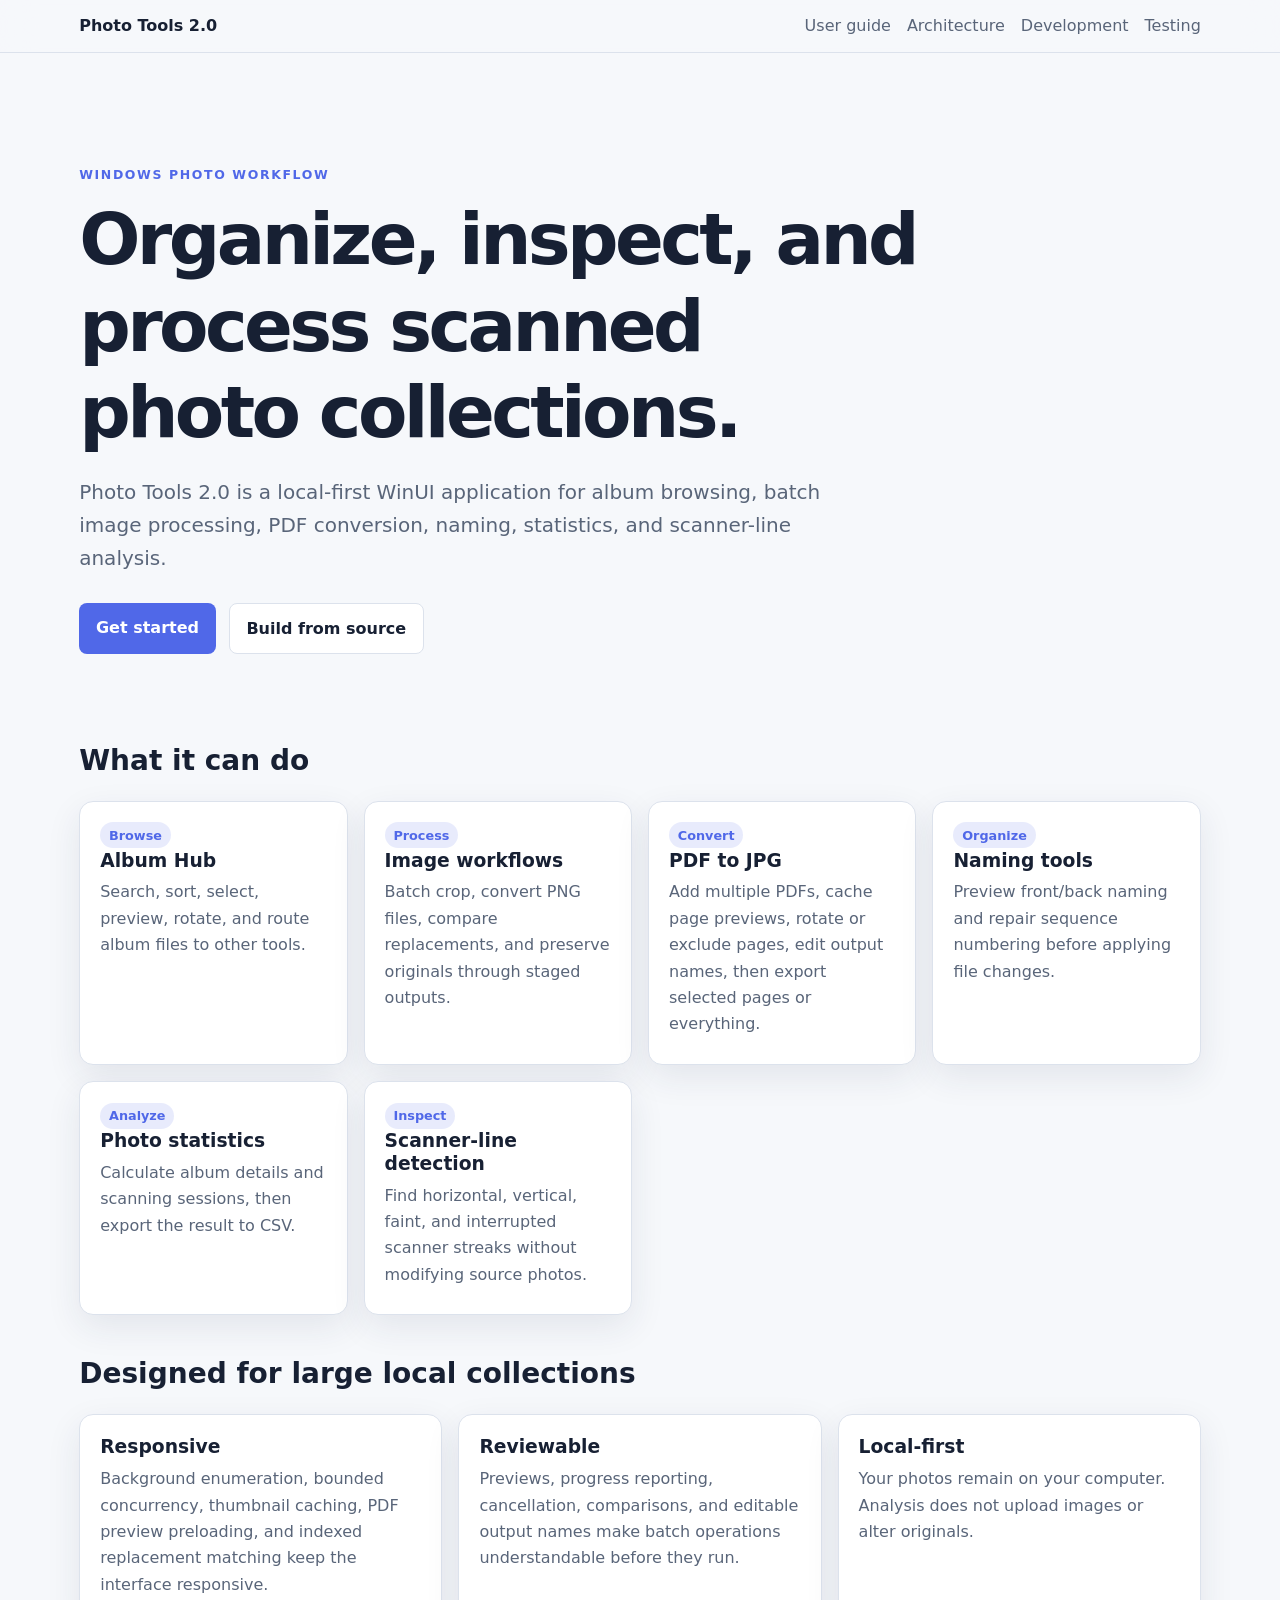
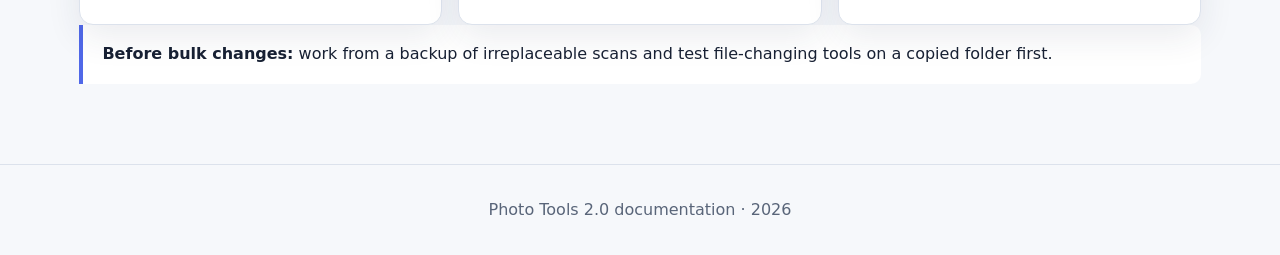
<file: docs/index.html>
<!doctype html><html lang="en"><head><meta charset="utf-8"><meta name="viewport" content="width=device-width,initial-scale=1"><meta name="description" content="Documentation for Photo Tools 2.0, a local Windows workflow for scanned photo collections."><title>Photo Tools 2.0 Documentation</title><link rel="stylesheet" href="assets/site.css"></head><body>
<header class="topbar"><nav class="nav"><a class="brand" href="index.html">Photo Tools 2.0</a><div class="navlinks"><a href="guide.html">User guide</a><a href="architecture.html">Architecture</a><a href="development.html">Development</a><a href="testing.html">Testing</a></div></nav></header>
<main class="container"><section class="hero"><div class="eyebrow">Windows photo workflow</div><h1>Organize, inspect, and process scanned photo collections.</h1><p class="lead">Photo Tools 2.0 is a local-first WinUI application for album browsing, batch image processing, PDF conversion, naming, statistics, and scanner-line analysis.</p><div class="buttons"><a class="button" href="guide.html#getting-started">Get started</a><a class="button secondary" href="development.html">Build from source</a></div></section>
<section><h2>What it can do</h2><div class="grid"><article class="card"><span class="pill">Browse</span><h3>Album Hub</h3><p>Search, sort, select, preview, rotate, and route album files to other tools.</p></article><article class="card"><span class="pill">Process</span><h3>Image workflows</h3><p>Batch crop, convert PNG files, compare replacements, and preserve originals through staged outputs.</p></article><article class="card"><span class="pill">Convert</span><h3>PDF to JPG</h3><p>Add multiple PDFs, cache page previews, rotate or exclude pages, edit output names, then export selected pages or everything.</p></article><article class="card"><span class="pill">Organize</span><h3>Naming tools</h3><p>Preview front/back naming and repair sequence numbering before applying file changes.</p></article><article class="card"><span class="pill">Analyze</span><h3>Photo statistics</h3><p>Calculate album details and scanning sessions, then export the result to CSV.</p></article><article class="card"><span class="pill">Inspect</span><h3>Scanner-line detection</h3><p>Find horizontal, vertical, faint, and interrupted scanner streaks without modifying source photos.</p></article></div></section>
<section><h2>Designed for large local collections</h2><div class="grid"><article class="card"><h3>Responsive</h3><p>Background enumeration, bounded concurrency, thumbnail caching, PDF preview preloading, and indexed replacement matching keep the interface responsive.</p></article><article class="card"><h3>Reviewable</h3><p>Previews, progress reporting, cancellation, comparisons, and editable output names make batch operations understandable before they run.</p></article><article class="card"><h3>Local-first</h3><p>Your photos remain on your computer. Analysis does not upload images or alter originals.</p></article></div></section>
<section class="callout"><strong>Before bulk changes:</strong> work from a backup of irreplaceable scans and test file-changing tools on a copied folder first.</section></main><footer class="footer">Photo Tools 2.0 documentation · <span data-year></span></footer><script src="assets/site.js"></script></body></html>
</file>
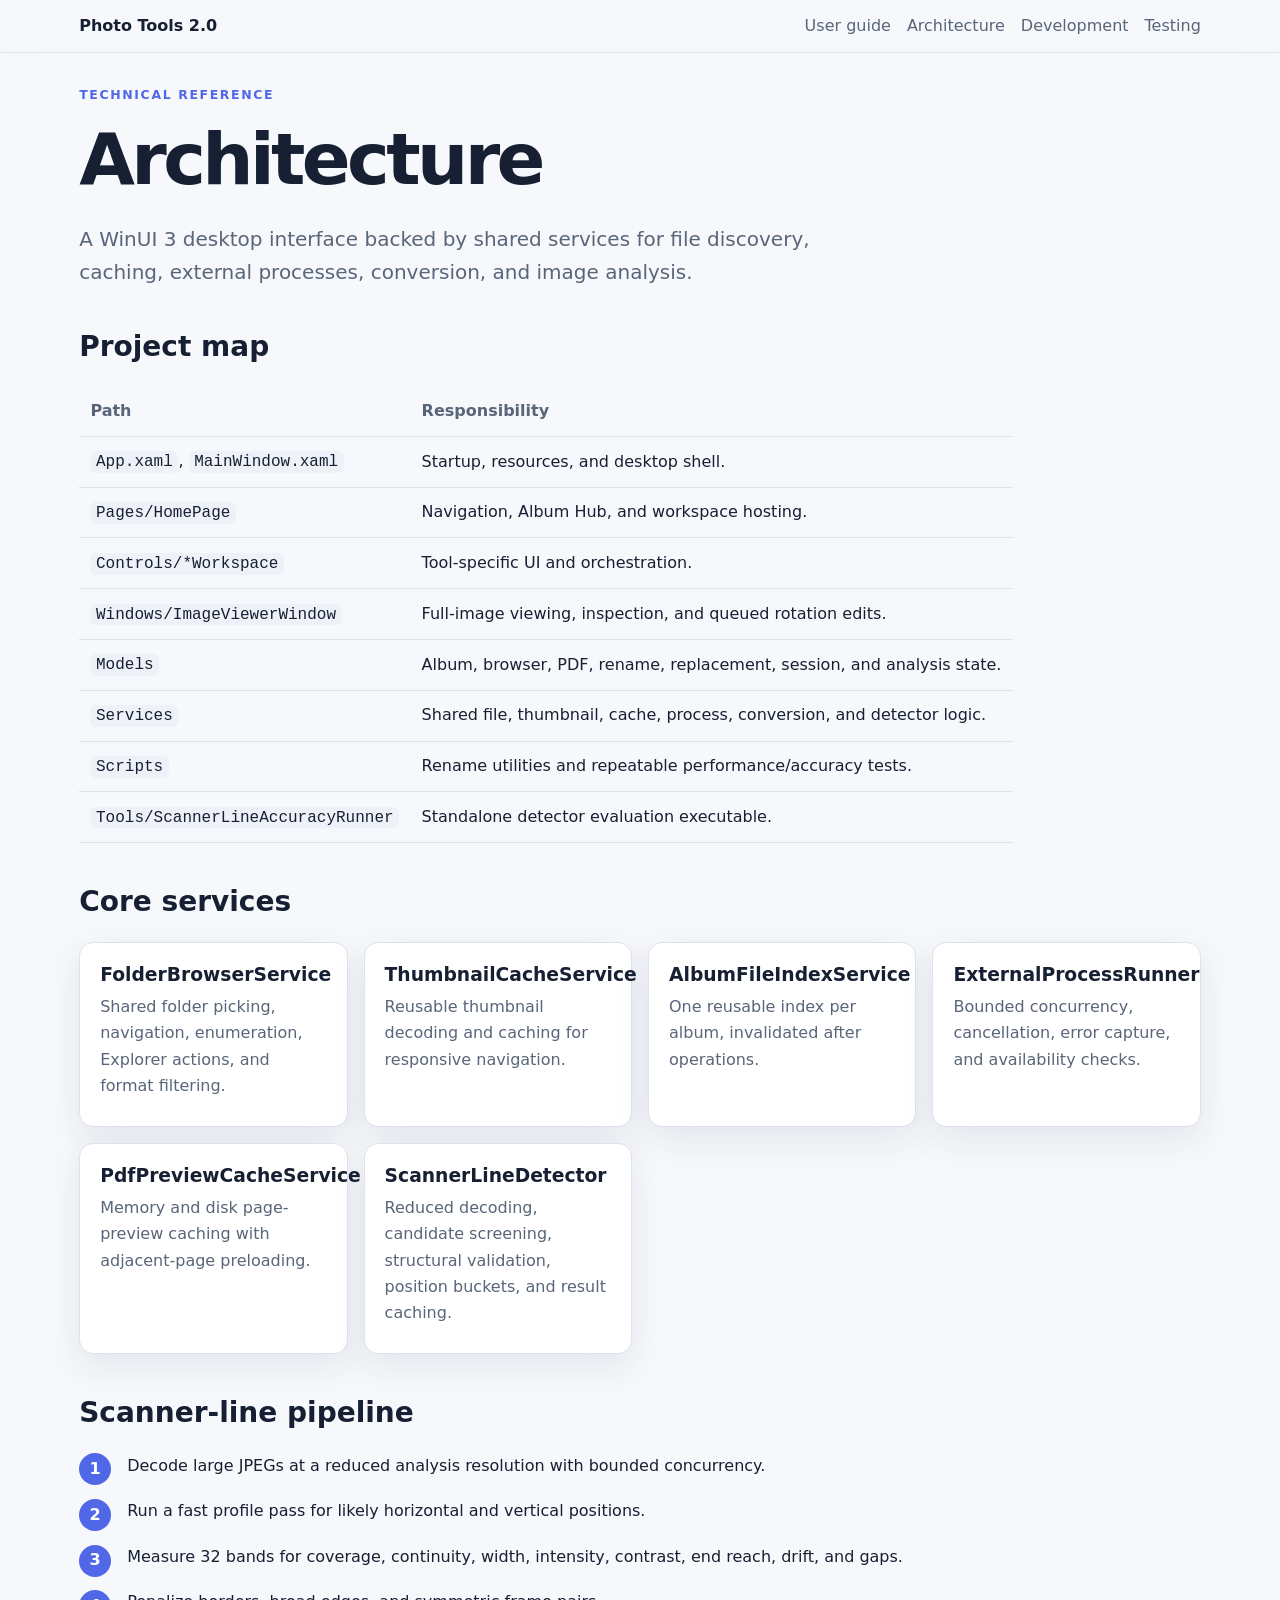
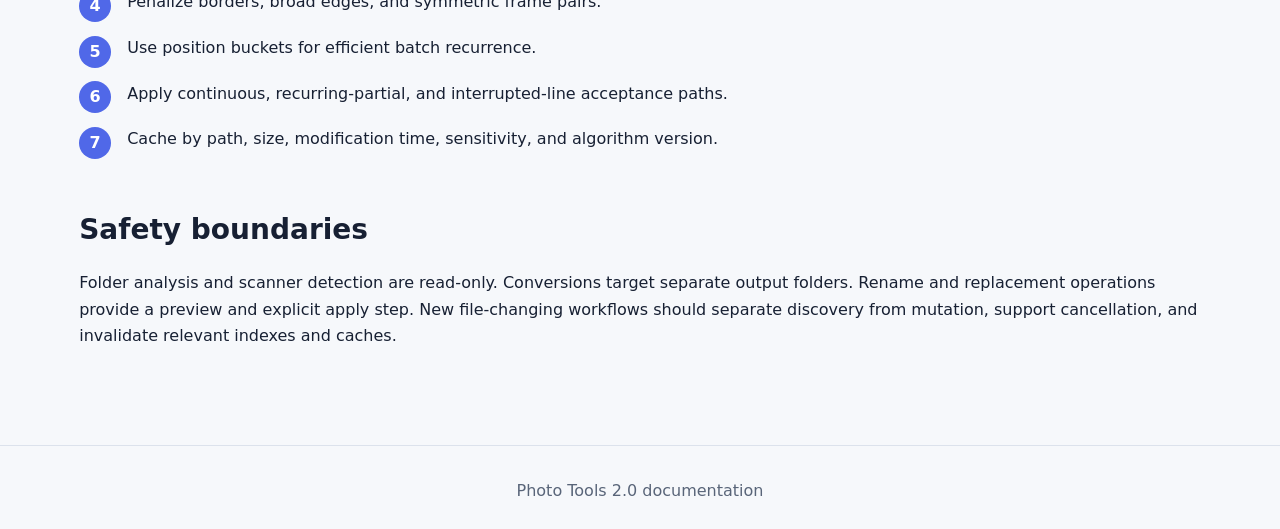
<file: docs/architecture.html>
<!doctype html><html lang="en"><head><meta charset="utf-8"><meta name="viewport" content="width=device-width,initial-scale=1"><title>Architecture · Photo Tools 2.0</title><link rel="stylesheet" href="assets/site.css"></head><body><header class="topbar"><nav class="nav"><a class="brand" href="index.html">Photo Tools 2.0</a><div class="navlinks"><a href="guide.html">User guide</a><a href="architecture.html">Architecture</a><a href="development.html">Development</a><a href="testing.html">Testing</a></div></nav></header><main class="container"><div class="eyebrow">Technical reference</div><h1>Architecture</h1><p class="lead">A WinUI 3 desktop interface backed by shared services for file discovery, caching, external processes, conversion, and image analysis.</p>
<h2>Project map</h2><table><tr><th>Path</th><th>Responsibility</th></tr><tr><td><code>App.xaml</code>, <code>MainWindow.xaml</code></td><td>Startup, resources, and desktop shell.</td></tr><tr><td><code>Pages/HomePage</code></td><td>Navigation, Album Hub, and workspace hosting.</td></tr><tr><td><code>Controls/*Workspace</code></td><td>Tool-specific UI and orchestration.</td></tr><tr><td><code>Windows/ImageViewerWindow</code></td><td>Full-image viewing, inspection, and queued rotation edits.</td></tr><tr><td><code>Models</code></td><td>Album, browser, PDF, rename, replacement, session, and analysis state.</td></tr><tr><td><code>Services</code></td><td>Shared file, thumbnail, cache, process, conversion, and detector logic.</td></tr><tr><td><code>Scripts</code></td><td>Rename utilities and repeatable performance/accuracy tests.</td></tr><tr><td><code>Tools/ScannerLineAccuracyRunner</code></td><td>Standalone detector evaluation executable.</td></tr></table>
<h2>Core services</h2><div class="grid"><article class="card"><h3>FolderBrowserService</h3><p>Shared folder picking, navigation, enumeration, Explorer actions, and format filtering.</p></article><article class="card"><h3>ThumbnailCacheService</h3><p>Reusable thumbnail decoding and caching for responsive navigation.</p></article><article class="card"><h3>AlbumFileIndexService</h3><p>One reusable index per album, invalidated after operations.</p></article><article class="card"><h3>ExternalProcessRunner</h3><p>Bounded concurrency, cancellation, error capture, and availability checks.</p></article><article class="card"><h3>PdfPreviewCacheService</h3><p>Memory and disk page-preview caching with adjacent-page preloading.</p></article><article class="card"><h3>ScannerLineDetector</h3><p>Reduced decoding, candidate screening, structural validation, position buckets, and result caching.</p></article></div>
<h2>Scanner-line pipeline</h2><ol class="steps"><li>Decode large JPEGs at a reduced analysis resolution with bounded concurrency.</li><li>Run a fast profile pass for likely horizontal and vertical positions.</li><li>Measure 32 bands for coverage, continuity, width, intensity, contrast, end reach, drift, and gaps.</li><li>Penalize borders, broad edges, and symmetric frame pairs.</li><li>Use position buckets for efficient batch recurrence.</li><li>Apply continuous, recurring-partial, and interrupted-line acceptance paths.</li><li>Cache by path, size, modification time, sensitivity, and algorithm version.</li></ol>
<h2>Safety boundaries</h2><p>Folder analysis and scanner detection are read-only. Conversions target separate output folders. Rename and replacement operations provide a preview and explicit apply step. New file-changing workflows should separate discovery from mutation, support cancellation, and invalidate relevant indexes and caches.</p></main><footer class="footer">Photo Tools 2.0 documentation</footer></body></html>
</file>
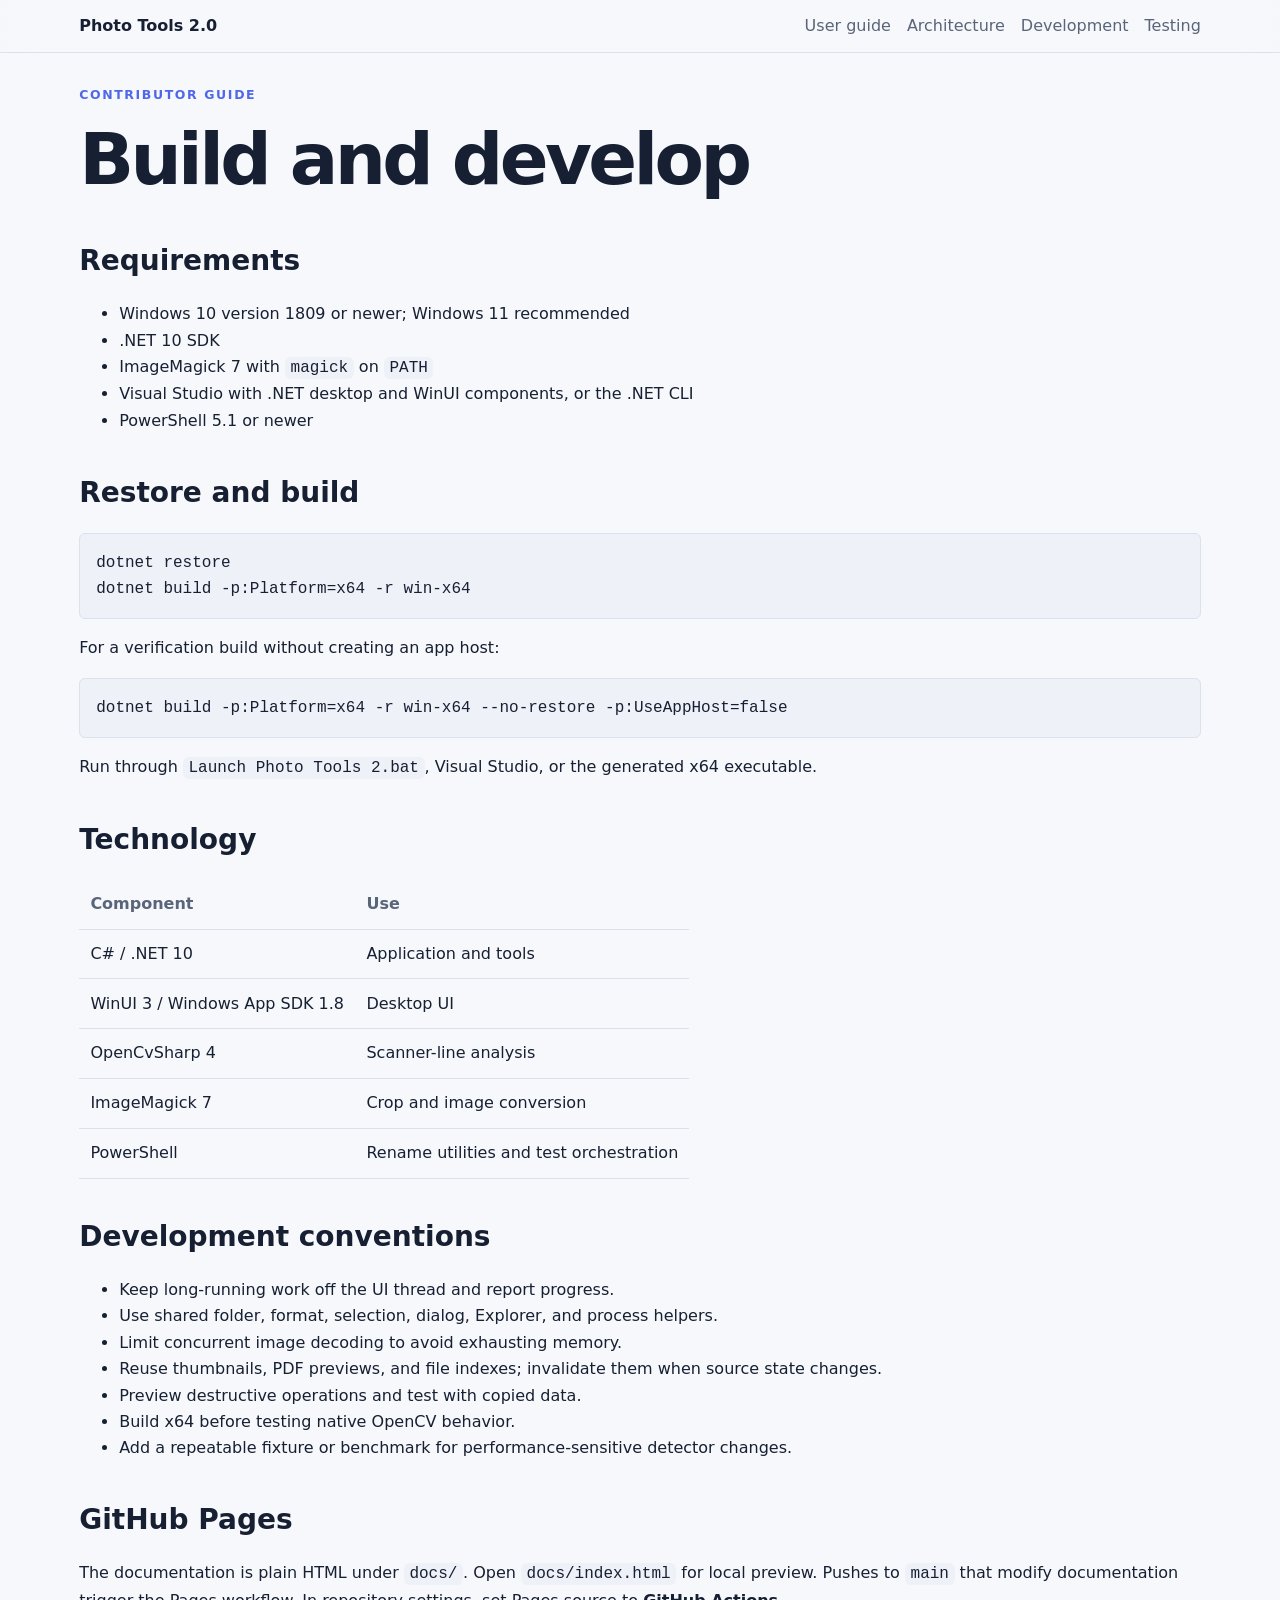
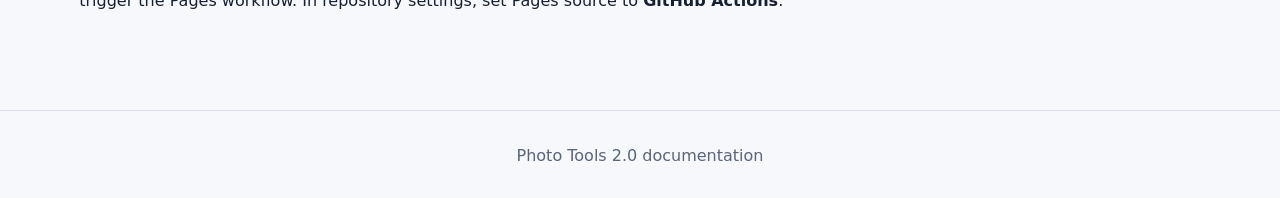
<file: docs/development.html>
<!doctype html><html lang="en"><head><meta charset="utf-8"><meta name="viewport" content="width=device-width,initial-scale=1"><title>Development · Photo Tools 2.0</title><link rel="stylesheet" href="assets/site.css"></head><body><header class="topbar"><nav class="nav"><a class="brand" href="index.html">Photo Tools 2.0</a><div class="navlinks"><a href="guide.html">User guide</a><a href="architecture.html">Architecture</a><a href="development.html">Development</a><a href="testing.html">Testing</a></div></nav></header><main class="container"><div class="eyebrow">Contributor guide</div><h1>Build and develop</h1>
<h2>Requirements</h2><ul><li>Windows 10 version 1809 or newer; Windows 11 recommended</li><li>.NET 10 SDK</li><li>ImageMagick 7 with <code>magick</code> on <code>PATH</code></li><li>Visual Studio with .NET desktop and WinUI components, or the .NET CLI</li><li>PowerShell 5.1 or newer</li></ul>
<h2>Restore and build</h2><pre><code>dotnet restore
dotnet build -p:Platform=x64 -r win-x64</code></pre><p>For a verification build without creating an app host:</p><pre><code>dotnet build -p:Platform=x64 -r win-x64 --no-restore -p:UseAppHost=false</code></pre><p>Run through <code>Launch Photo Tools 2.bat</code>, Visual Studio, or the generated x64 executable.</p>
<h2>Technology</h2><table><tr><th>Component</th><th>Use</th></tr><tr><td>C# / .NET 10</td><td>Application and tools</td></tr><tr><td>WinUI 3 / Windows App SDK 1.8</td><td>Desktop UI</td></tr><tr><td>OpenCvSharp 4</td><td>Scanner-line analysis</td></tr><tr><td>ImageMagick 7</td><td>Crop and image conversion</td></tr><tr><td>PowerShell</td><td>Rename utilities and test orchestration</td></tr></table>
<h2>Development conventions</h2><ul><li>Keep long-running work off the UI thread and report progress.</li><li>Use shared folder, format, selection, dialog, Explorer, and process helpers.</li><li>Limit concurrent image decoding to avoid exhausting memory.</li><li>Reuse thumbnails, PDF previews, and file indexes; invalidate them when source state changes.</li><li>Preview destructive operations and test with copied data.</li><li>Build x64 before testing native OpenCV behavior.</li><li>Add a repeatable fixture or benchmark for performance-sensitive detector changes.</li></ul>
<h2>GitHub Pages</h2><p>The documentation is plain HTML under <code>docs/</code>. Open <code>docs/index.html</code> for local preview. Pushes to <code>main</code> that modify documentation trigger the Pages workflow. In repository settings, set Pages source to <strong>GitHub Actions</strong>.</p></main><footer class="footer">Photo Tools 2.0 documentation</footer></body></html>
</file>
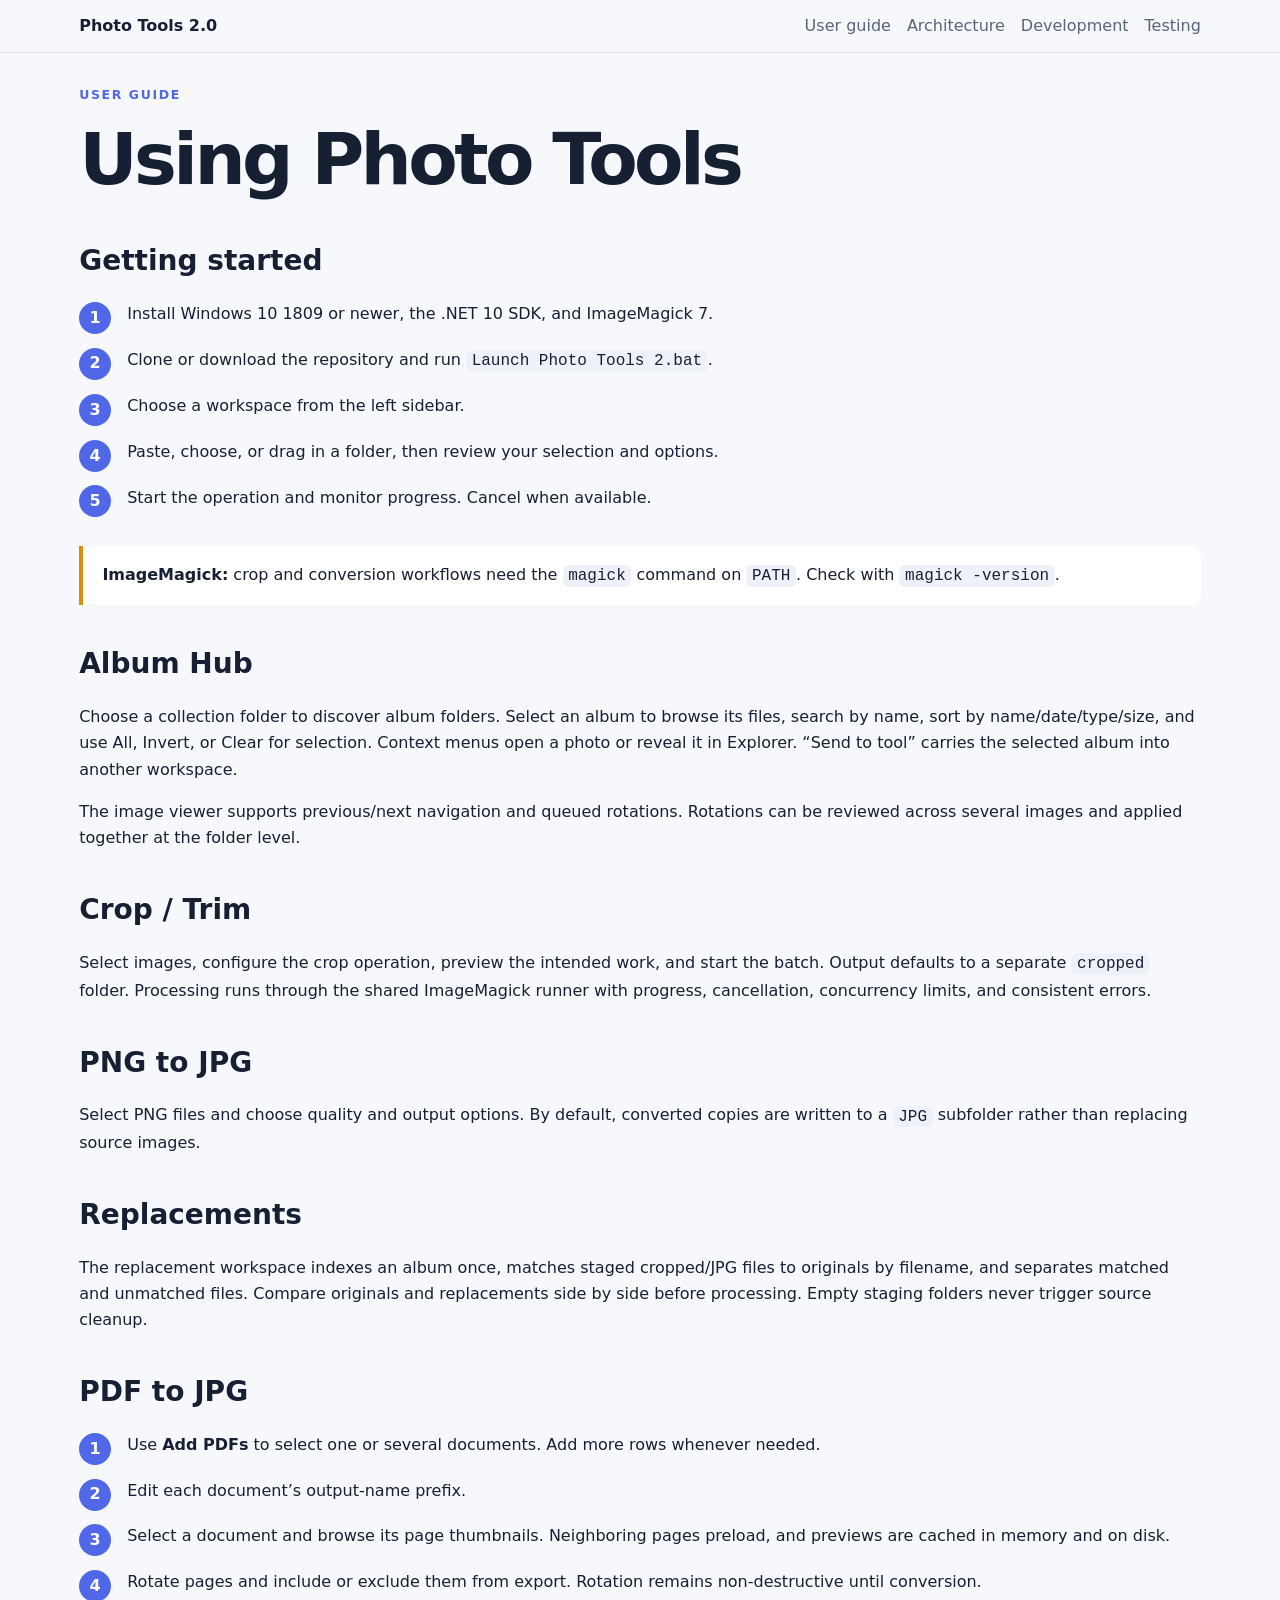
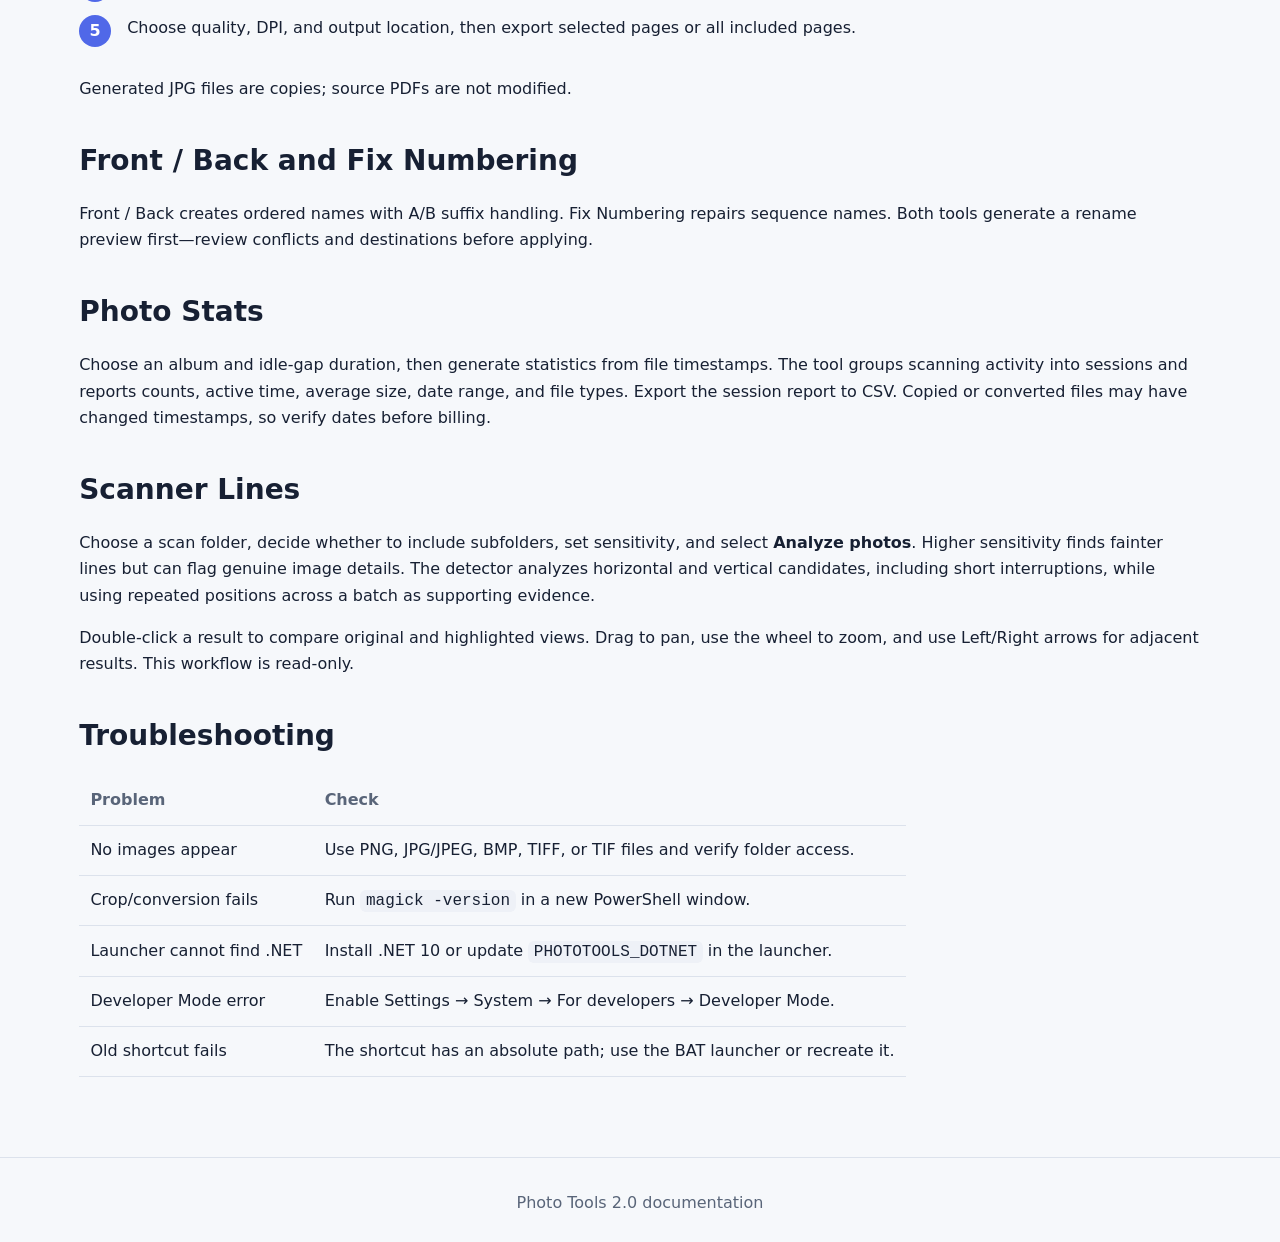
<file: docs/guide.html>
<!doctype html><html lang="en"><head><meta charset="utf-8"><meta name="viewport" content="width=device-width,initial-scale=1"><title>User guide · Photo Tools 2.0</title><link rel="stylesheet" href="assets/site.css"></head><body><header class="topbar"><nav class="nav"><a class="brand" href="index.html">Photo Tools 2.0</a><div class="navlinks"><a href="guide.html">User guide</a><a href="architecture.html">Architecture</a><a href="development.html">Development</a><a href="testing.html">Testing</a></div></nav></header><main class="container"><div class="eyebrow">User guide</div><h1>Using Photo Tools</h1>
<h2 id="getting-started">Getting started</h2><ol class="steps"><li>Install Windows 10 1809 or newer, the .NET 10 SDK, and ImageMagick 7.</li><li>Clone or download the repository and run <code>Launch Photo Tools 2.bat</code>.</li><li>Choose a workspace from the left sidebar.</li><li>Paste, choose, or drag in a folder, then review your selection and options.</li><li>Start the operation and monitor progress. Cancel when available.</li></ol><div class="callout warning"><strong>ImageMagick:</strong> crop and conversion workflows need the <code>magick</code> command on <code>PATH</code>. Check with <code>magick -version</code>.</div>
<h2>Album Hub</h2><p>Choose a collection folder to discover album folders. Select an album to browse its files, search by name, sort by name/date/type/size, and use All, Invert, or Clear for selection. Context menus open a photo or reveal it in Explorer. “Send to tool” carries the selected album into another workspace.</p><p>The image viewer supports previous/next navigation and queued rotations. Rotations can be reviewed across several images and applied together at the folder level.</p>
<h2>Crop / Trim</h2><p>Select images, configure the crop operation, preview the intended work, and start the batch. Output defaults to a separate <code>cropped</code> folder. Processing runs through the shared ImageMagick runner with progress, cancellation, concurrency limits, and consistent errors.</p>
<h2>PNG to JPG</h2><p>Select PNG files and choose quality and output options. By default, converted copies are written to a <code>JPG</code> subfolder rather than replacing source images.</p>
<h2>Replacements</h2><p>The replacement workspace indexes an album once, matches staged cropped/JPG files to originals by filename, and separates matched and unmatched files. Compare originals and replacements side by side before processing. Empty staging folders never trigger source cleanup.</p>
<h2>PDF to JPG</h2><ol class="steps"><li>Use <strong>Add PDFs</strong> to select one or several documents. Add more rows whenever needed.</li><li>Edit each document’s output-name prefix.</li><li>Select a document and browse its page thumbnails. Neighboring pages preload, and previews are cached in memory and on disk.</li><li>Rotate pages and include or exclude them from export. Rotation remains non-destructive until conversion.</li><li>Choose quality, DPI, and output location, then export selected pages or all included pages.</li></ol><p>Generated JPG files are copies; source PDFs are not modified.</p>
<h2>Front / Back and Fix Numbering</h2><p>Front / Back creates ordered names with A/B suffix handling. Fix Numbering repairs sequence names. Both tools generate a rename preview first—review conflicts and destinations before applying.</p>
<h2>Photo Stats</h2><p>Choose an album and idle-gap duration, then generate statistics from file timestamps. The tool groups scanning activity into sessions and reports counts, active time, average size, date range, and file types. Export the session report to CSV. Copied or converted files may have changed timestamps, so verify dates before billing.</p>
<h2>Scanner Lines</h2><p>Choose a scan folder, decide whether to include subfolders, set sensitivity, and select <strong>Analyze photos</strong>. Higher sensitivity finds fainter lines but can flag genuine image details. The detector analyzes horizontal and vertical candidates, including short interruptions, while using repeated positions across a batch as supporting evidence.</p><p>Double-click a result to compare original and highlighted views. Drag to pan, use the wheel to zoom, and use Left/Right arrows for adjacent results. This workflow is read-only.</p>
<h2>Troubleshooting</h2><table><tr><th>Problem</th><th>Check</th></tr><tr><td>No images appear</td><td>Use PNG, JPG/JPEG, BMP, TIFF, or TIF files and verify folder access.</td></tr><tr><td>Crop/conversion fails</td><td>Run <code>magick -version</code> in a new PowerShell window.</td></tr><tr><td>Launcher cannot find .NET</td><td>Install .NET 10 or update <code>PHOTOTOOLS_DOTNET</code> in the launcher.</td></tr><tr><td>Developer Mode error</td><td>Enable Settings → System → For developers → Developer Mode.</td></tr><tr><td>Old shortcut fails</td><td>The shortcut has an absolute path; use the BAT launcher or recreate it.</td></tr></table></main><footer class="footer">Photo Tools 2.0 documentation</footer></body></html>
</file>
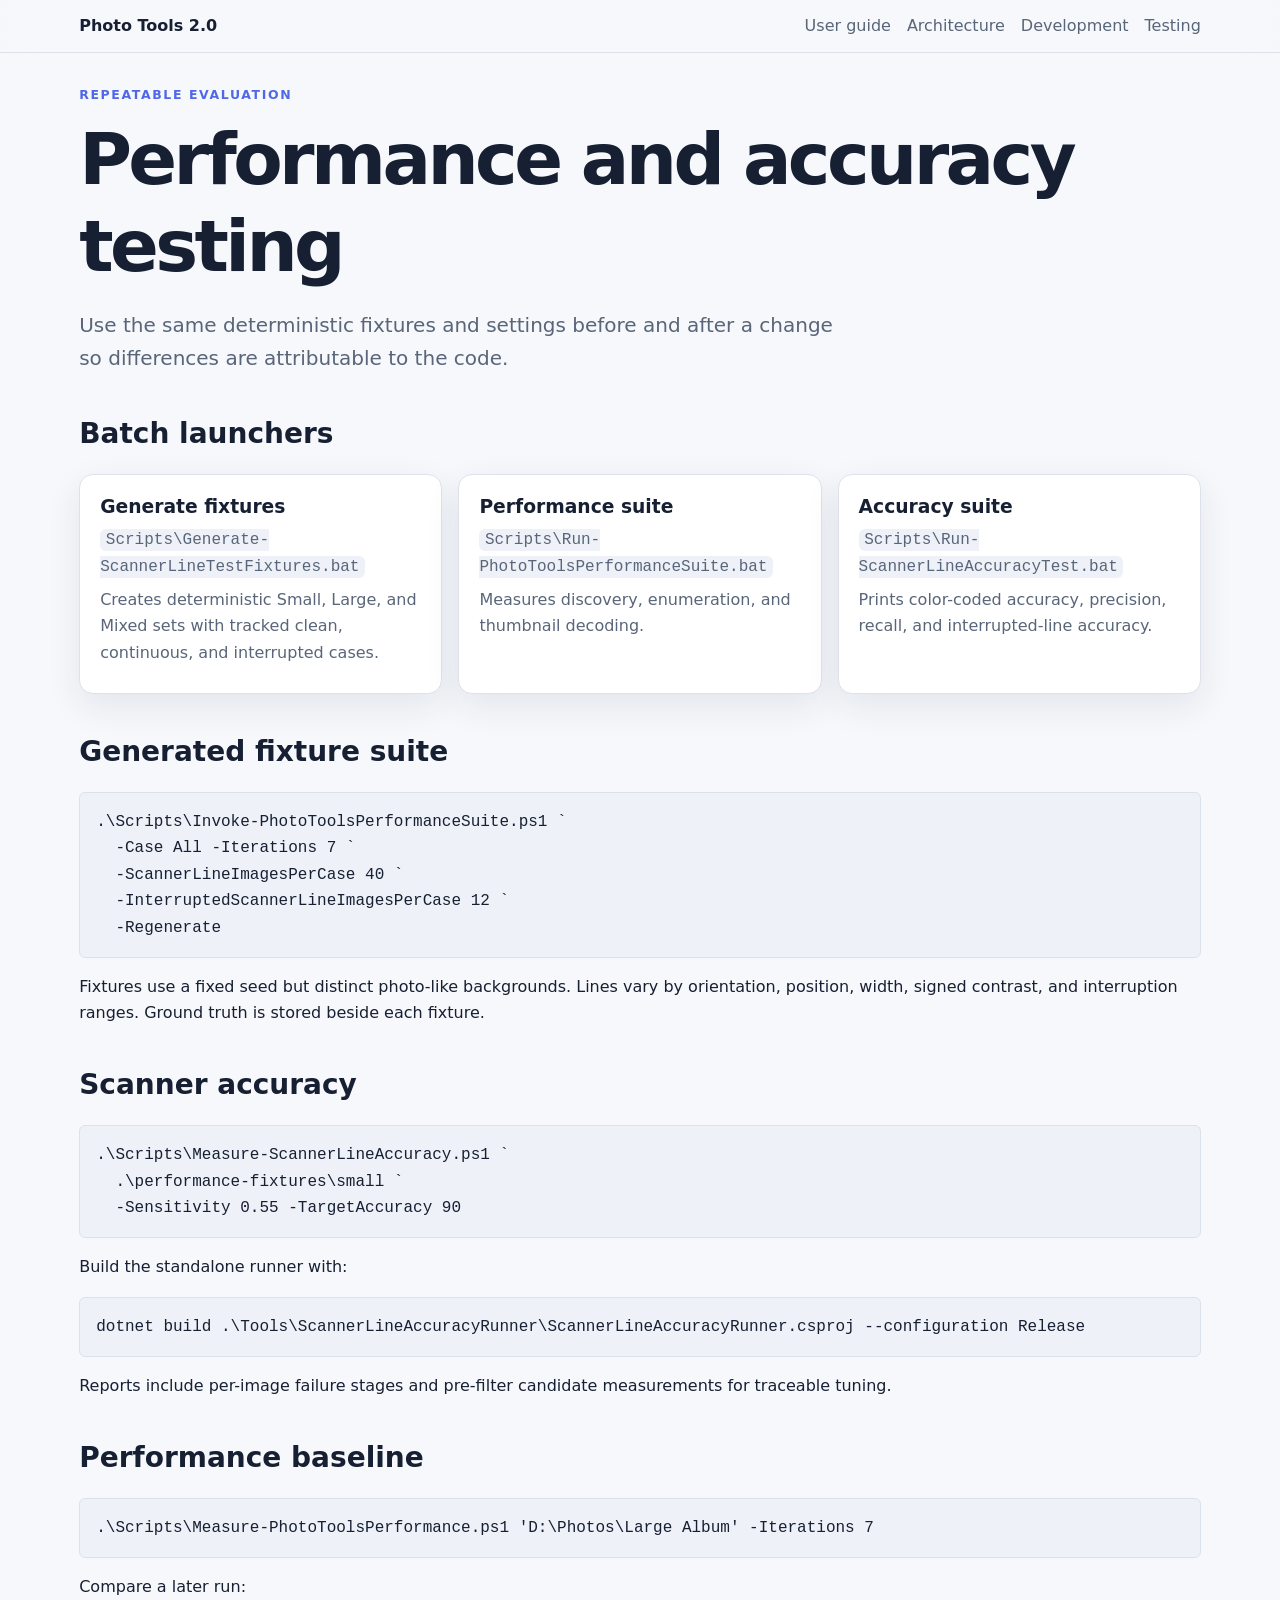
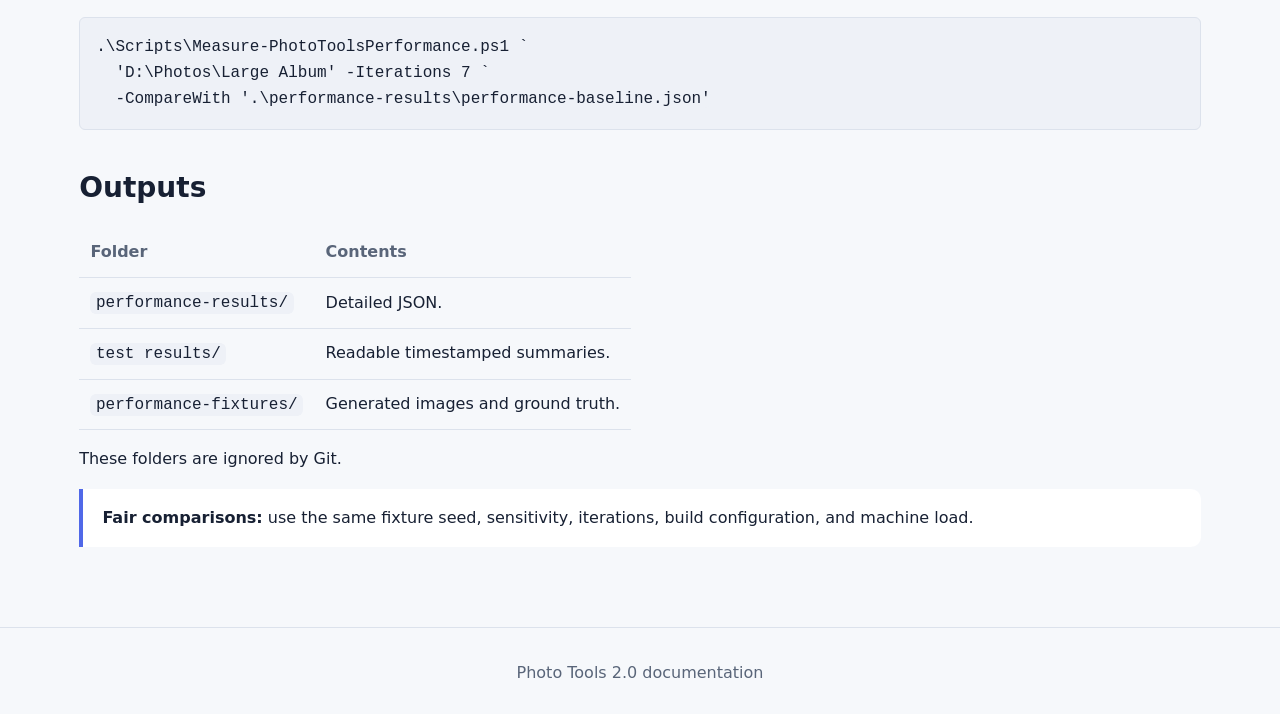
<file: docs/testing.html>
<!doctype html><html lang="en"><head><meta charset="utf-8"><meta name="viewport" content="width=device-width,initial-scale=1"><title>Testing · Photo Tools 2.0</title><link rel="stylesheet" href="assets/site.css"></head><body><header class="topbar"><nav class="nav"><a class="brand" href="index.html">Photo Tools 2.0</a><div class="navlinks"><a href="guide.html">User guide</a><a href="architecture.html">Architecture</a><a href="development.html">Development</a><a href="testing.html">Testing</a></div></nav></header><main class="container"><div class="eyebrow">Repeatable evaluation</div><h1>Performance and accuracy testing</h1><p class="lead">Use the same deterministic fixtures and settings before and after a change so differences are attributable to the code.</p>
<h2>Batch launchers</h2><div class="grid"><article class="card"><h3>Generate fixtures</h3><p><code>Scripts\Generate-ScannerLineTestFixtures.bat</code></p><p>Creates deterministic Small, Large, and Mixed sets with tracked clean, continuous, and interrupted cases.</p></article><article class="card"><h3>Performance suite</h3><p><code>Scripts\Run-PhotoToolsPerformanceSuite.bat</code></p><p>Measures discovery, enumeration, and thumbnail decoding.</p></article><article class="card"><h3>Accuracy suite</h3><p><code>Scripts\Run-ScannerLineAccuracyTest.bat</code></p><p>Prints color-coded accuracy, precision, recall, and interrupted-line accuracy.</p></article></div>
<h2>Generated fixture suite</h2><pre><code>.\Scripts\Invoke-PhotoToolsPerformanceSuite.ps1 `
  -Case All -Iterations 7 `
  -ScannerLineImagesPerCase 40 `
  -InterruptedScannerLineImagesPerCase 12 `
  -Regenerate</code></pre><p>Fixtures use a fixed seed but distinct photo-like backgrounds. Lines vary by orientation, position, width, signed contrast, and interruption ranges. Ground truth is stored beside each fixture.</p>
<h2>Scanner accuracy</h2><pre><code>.\Scripts\Measure-ScannerLineAccuracy.ps1 `
  .\performance-fixtures\small `
  -Sensitivity 0.55 -TargetAccuracy 90</code></pre><p>Build the standalone runner with:</p><pre><code>dotnet build .\Tools\ScannerLineAccuracyRunner\ScannerLineAccuracyRunner.csproj --configuration Release</code></pre><p>Reports include per-image failure stages and pre-filter candidate measurements for traceable tuning.</p>
<h2>Performance baseline</h2><pre><code>.\Scripts\Measure-PhotoToolsPerformance.ps1 'D:\Photos\Large Album' -Iterations 7</code></pre><p>Compare a later run:</p><pre><code>.\Scripts\Measure-PhotoToolsPerformance.ps1 `
  'D:\Photos\Large Album' -Iterations 7 `
  -CompareWith '.\performance-results\performance-baseline.json'</code></pre>
<h2>Outputs</h2><table><tr><th>Folder</th><th>Contents</th></tr><tr><td><code>performance-results/</code></td><td>Detailed JSON.</td></tr><tr><td><code>test results/</code></td><td>Readable timestamped summaries.</td></tr><tr><td><code>performance-fixtures/</code></td><td>Generated images and ground truth.</td></tr></table><p>These folders are ignored by Git.</p><div class="callout"><strong>Fair comparisons:</strong> use the same fixture seed, sensitivity, iterations, build configuration, and machine load.</div></main><footer class="footer">Photo Tools 2.0 documentation</footer></body></html>
</file>
<file: docs/assets/site.css>
:root{color-scheme:light dark;--bg:#f6f8fb;--panel:#fff;--text:#172033;--muted:#596579;--line:#dce2ec;--accent:#5068e8;--code:#eef1f7;--shadow:0 12px 35px rgba(32,45,75,.09)}
@media(prefers-color-scheme:dark){:root{--bg:#10131b;--panel:#181d28;--text:#edf1fb;--muted:#aab4c6;--line:#303747;--accent:#94a4ff;--code:#232936;--shadow:0 12px 35px rgba(0,0,0,.25)}}
*{box-sizing:border-box}html{scroll-behavior:smooth}body{margin:0;background:var(--bg);color:var(--text);font:16px/1.65 system-ui,-apple-system,"Segoe UI",sans-serif}a{color:var(--accent);text-decoration:none}a:hover{text-decoration:underline}code,pre{font-family:"Cascadia Code",Consolas,monospace;background:var(--code);border-radius:6px}code{padding:.12rem .35rem}pre{padding:1rem;overflow:auto;border:1px solid var(--line)}pre code{padding:0}h1,h2,h3{line-height:1.2;scroll-margin-top:5rem}h1{font-size:clamp(2.2rem,7vw,4.5rem);letter-spacing:-.05em;margin:.15em 0}h2{font-size:1.75rem;margin-top:2.6rem}h3{margin-top:1.8rem}.topbar{position:sticky;top:0;z-index:5;background:color-mix(in srgb,var(--bg) 88%,transparent);backdrop-filter:blur(16px);border-bottom:1px solid var(--line)}.nav{max-width:1160px;margin:auto;padding:.8rem 1.2rem;display:flex;align-items:center;gap:1.2rem}.brand{font-weight:800;color:var(--text);white-space:nowrap}.navlinks{display:flex;gap:1rem;overflow:auto;margin-left:auto}.navlinks a{color:var(--muted);white-space:nowrap}.container{max-width:1160px;margin:auto;padding:2rem 1.2rem 5rem}.hero{padding:5rem 0 3rem;max-width:850px}.eyebrow{color:var(--accent);font-weight:750;text-transform:uppercase;letter-spacing:.13em;font-size:.78rem}.lead{font-size:1.25rem;color:var(--muted);max-width:760px}.buttons{display:flex;flex-wrap:wrap;gap:.8rem;margin-top:1.8rem}.button{display:inline-block;background:var(--accent);color:#fff;padding:.7rem 1.05rem;border-radius:8px;font-weight:700}.button.secondary{background:var(--panel);color:var(--text);border:1px solid var(--line)}.grid{display:grid;grid-template-columns:repeat(auto-fit,minmax(230px,1fr));gap:1rem}.card{background:var(--panel);border:1px solid var(--line);border-radius:14px;padding:1.25rem;box-shadow:var(--shadow)}.card h3{margin:.1rem 0 .45rem}.card p{color:var(--muted);margin:.4rem 0}.pill{display:inline-block;padding:.16rem .55rem;border-radius:999px;background:color-mix(in srgb,var(--accent) 13%,transparent);color:var(--accent);font-size:.8rem;font-weight:700}.callout{border-left:4px solid var(--accent);background:var(--panel);padding:1rem 1.2rem;border-radius:0 10px 10px 0}.warning{border-left-color:#d99000}table{width:100%;border-collapse:collapse;display:block;overflow:auto}th,td{text-align:left;padding:.7rem;border-bottom:1px solid var(--line)}th{color:var(--muted)}.steps{counter-reset:steps;padding:0}.steps li{list-style:none;position:relative;padding:0 0 1.2rem 3rem}.steps li:before{counter-increment:steps;content:counter(steps);position:absolute;left:0;top:.05rem;width:2rem;height:2rem;display:grid;place-items:center;border-radius:50%;background:var(--accent);color:#fff;font-weight:800}.footer{border-top:1px solid var(--line);color:var(--muted);padding:2rem 1.2rem;text-align:center}@media(max-width:620px){.nav{align-items:flex-start;flex-direction:column;gap:.4rem}.navlinks{margin:0;width:100%}.hero{padding-top:3rem}}
</file>
